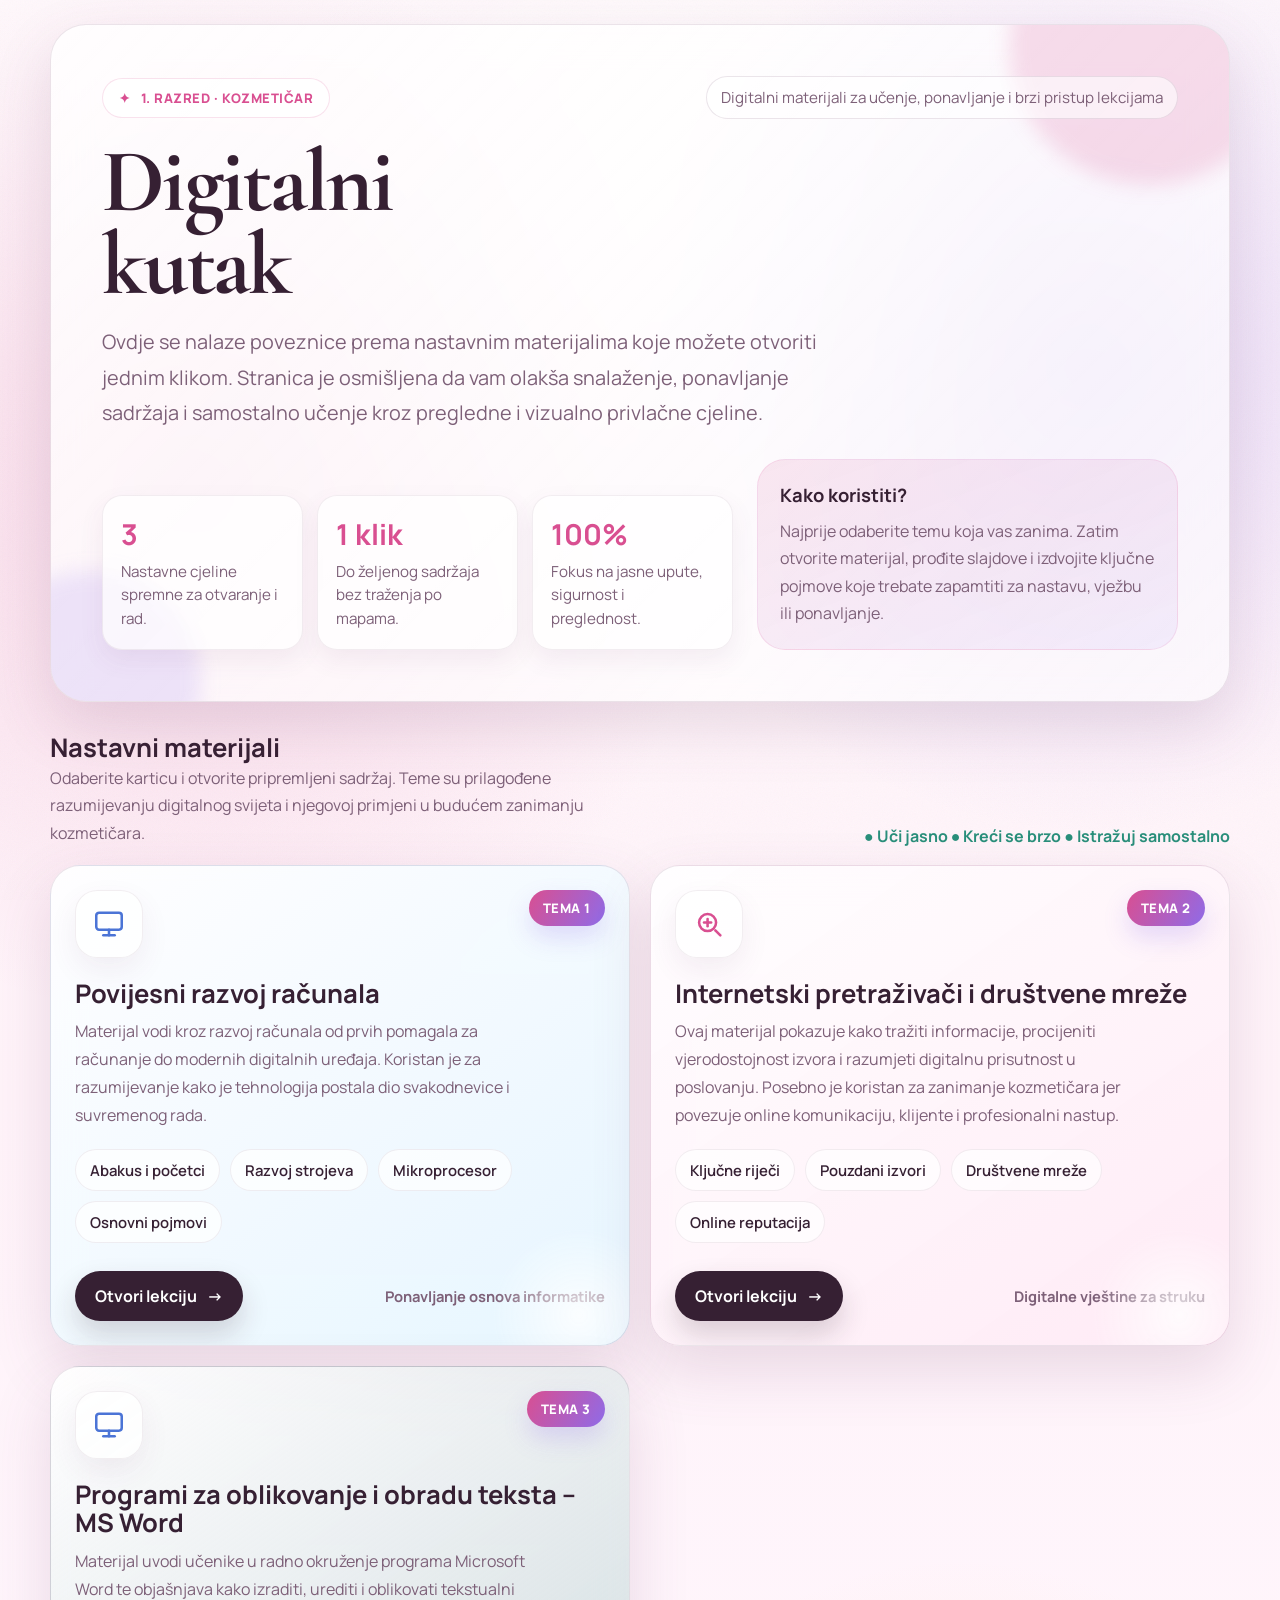
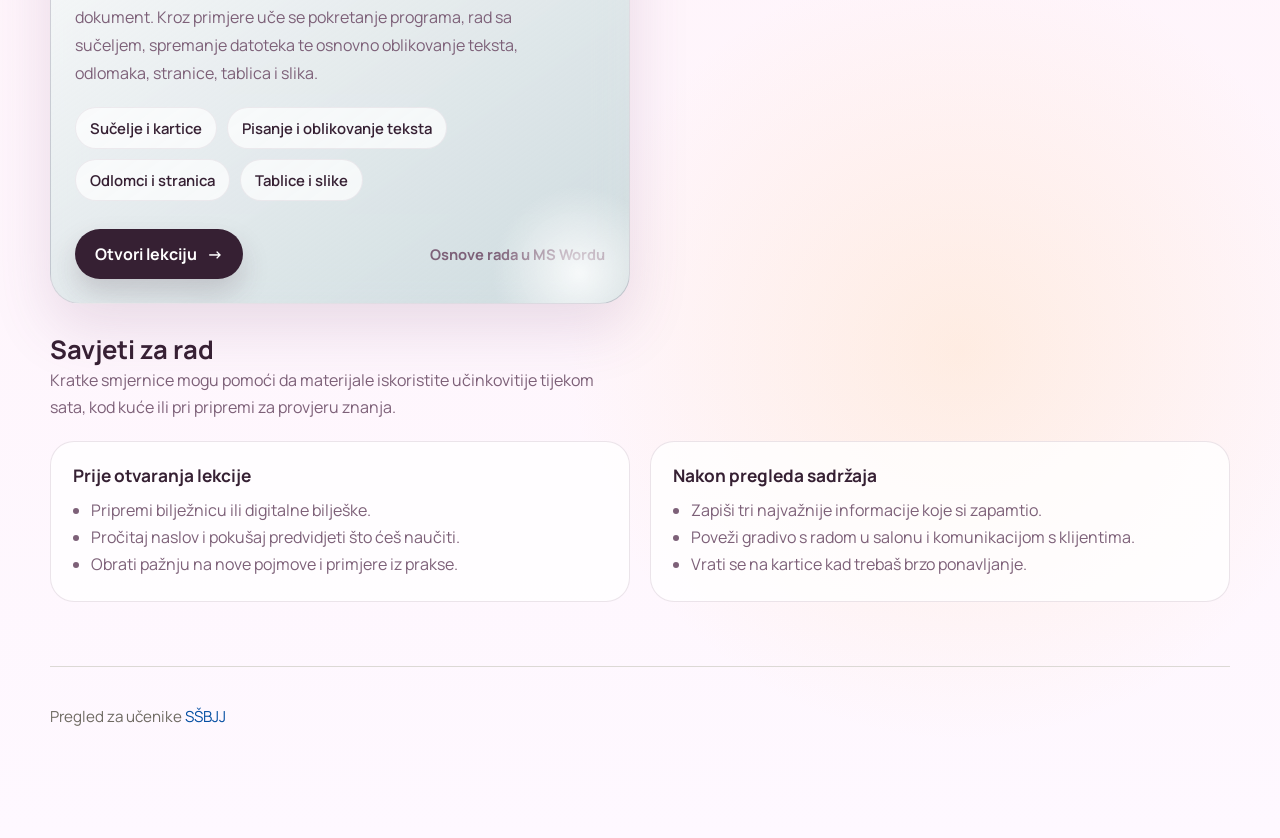
<file: index.html>
<!DOCTYPE html>
<html lang="hr">

<head>
  <meta charset="UTF-8" />
  <meta name="viewport" content="width=device-width, initial-scale=1.0" />
  <title>Digitalni kutak - Kozmetičar</title>
  <link rel="preconnect" href="https://fonts.googleapis.com">
  <link rel="preconnect" href="https://fonts.gstatic.com" crossorigin>
  <link
    href="https://fonts.googleapis.com/css2?family=Cormorant+Garamond:wght@500;600;700&family=Manrope:wght@400;500;600;700;800&display=swap"
    rel="stylesheet">

  <link rel="stylesheet" href="extra.css">
  <style>
    :root {
      --bg: #fff8fb;
      --surface: rgba(255, 255, 255, 0.72);
      --surface-strong: rgba(255, 255, 255, 0.9);
      --text: #362033;
      --muted: #7d6078;
      --line: rgba(89, 43, 82, 0.12);
      --primary: #d94f91;
      --primary-2: #8f6be8;
      --accent: #ffbf69;
      --success: #2a8f7b;
      --shadow: 0 24px 60px rgba(117, 66, 113, 0.16);
      --radius-xl: 30px;
      --radius-lg: 22px;
      --radius-md: 16px;
      --space: clamp(16px, 2vw, 24px);
    }

    * {
      box-sizing: border-box;
    }

    html {
      scroll-behavior: smooth;
    }

    body {
      margin: 0;
      min-height: 100vh;
      font-family: 'Manrope', sans-serif;
      color: var(--text);
      background:
        radial-gradient(circle at 15% 20%, rgba(217, 79, 145, 0.18), transparent 24%),
        radial-gradient(circle at 85% 15%, rgba(143, 107, 232, 0.20), transparent 20%),
        radial-gradient(circle at 75% 80%, rgba(255, 191, 105, 0.18), transparent 18%),
        linear-gradient(180deg, #fff9fc 0%, #fff3f9 45%, #fef8ff 100%);
      overflow-x: hidden;
    }

    .grain,
    .glow {
      position: fixed;
      inset: 0;
      pointer-events: none;
      z-index: 0;
    }

    .grain {
      opacity: 0.08;
      background-image: url("data:image/svg+xml,%3Csvg xmlns='http://www.w3.org/2000/svg' width='180' height='180' viewBox='0 0 180 180'%3E%3Cfilter id='n'%3E%3CfeTurbulence type='fractalNoise' baseFrequency='0.8' numOctaves='2' stitchTiles='stitch'/%3E%3C/filter%3E%3Crect width='180' height='180' filter='url(%23n)' opacity='0.45'/%3E%3C/svg%3E");
    }

    .glow {
      background: radial-gradient(circle at 50% 30%, rgba(255, 255, 255, 0.45), transparent 45%);
    }

    .page {
      position: relative;
      z-index: 1;
      width: min(1180px, calc(100% - 32px));
      margin: 0 auto;
      padding: 24px 0 48px;
    }

    .hero {
      position: relative;
      overflow: hidden;
      padding: clamp(28px, 4vw, 52px);
      border: 1px solid var(--line);
      border-radius: 36px;
      background: linear-gradient(135deg, rgba(255, 255, 255, 0.82), rgba(255, 255, 255, 0.58));
      backdrop-filter: blur(18px);
      box-shadow: var(--shadow);
      isolation: isolate;
    }

    .hero::before,
    .hero::after {
      content: "";
      position: absolute;
      border-radius: 50%;
      filter: blur(10px);
      z-index: -1;
    }

    .hero::before {
      width: 280px;
      height: 280px;
      top: -120px;
      right: -60px;
      background: rgba(217, 79, 145, 0.18);
    }

    .hero::after {
      width: 220px;
      height: 220px;
      left: -70px;
      bottom: -90px;
      background: rgba(143, 107, 232, 0.15);
    }

    .hero-top {
      display: flex;
      justify-content: space-between;
      gap: 16px;
      align-items: center;
      flex-wrap: wrap;
      margin-bottom: 22px;
    }

    .badge {
      display: inline-flex;
      align-items: center;
      gap: 10px;
      padding: 10px 16px;
      border-radius: 999px;
      background: rgba(255, 255, 255, 0.84);
      border: 1px solid rgba(217, 79, 145, 0.16);
      color: var(--primary);
      font-weight: 800;
      letter-spacing: 0.04em;
      text-transform: uppercase;
      font-size: 0.82rem;
    }

    .theme-note {
      display: inline-flex;
      align-items: center;
      gap: 10px;
      color: var(--muted);
      font-size: 0.95rem;
      padding: 10px 14px;
      border-radius: 999px;
      background: rgba(255, 255, 255, 0.6);
      border: 1px solid var(--line);
    }

    h1 {
      margin: 0;
      max-width: 11ch;
      font-family: 'Cormorant Garamond', serif;
      font-size: clamp(3rem, 7vw, 5.8rem);
      line-height: 0.92;
      letter-spacing: -0.03em;
    }

    .lead {
      margin: 18px 0 0;
      max-width: 62ch;
      color: var(--muted);
      font-size: clamp(1.05rem, 1.8vw, 1.24rem);
      line-height: 1.8;
    }

    .hero-grid {
      display: grid;
      grid-template-columns: 1.2fr 0.8fr;
      gap: 24px;
      align-items: end;
      margin-top: 28px;
    }

    .stats {
      display: grid;
      grid-template-columns: repeat(3, minmax(0, 1fr));
      gap: 14px;
    }

    .stat {
      padding: 18px;
      border-radius: 20px;
      background: rgba(255, 255, 255, 0.72);
      border: 1px solid rgba(89, 43, 82, 0.08);
      box-shadow: 0 10px 24px rgba(117, 66, 113, 0.08);
    }

    .stat strong {
      display: block;
      font-size: 1.8rem;
      margin-bottom: 6px;
      color: var(--primary);
    }

    .stat span {
      color: var(--muted);
      font-size: 0.95rem;
      line-height: 1.5;
    }

    .mini-card {
      align-self: stretch;
      padding: 22px;
      border-radius: 28px;
      background: linear-gradient(160deg, rgba(217, 79, 145, 0.12), rgba(143, 107, 232, 0.08));
      border: 1px solid rgba(217, 79, 145, 0.12);
    }

    .mini-card h2 {
      margin: 0 0 10px;
      font-size: 1.15rem;
    }

    .mini-card p {
      margin: 0;
      color: var(--muted);
      line-height: 1.7;
    }

    .section {
      margin-top: 28px;
    }

    .section-head {
      display: flex;
      align-items: end;
      justify-content: space-between;
      gap: 16px;
      margin-bottom: 18px;
      flex-wrap: wrap;
    }

    .section-head h2 {
      margin: 0;
      font-size: clamp(1.5rem, 2vw, 2rem);
    }

    .section-head p {
      margin: 0;
      color: var(--muted);
      max-width: 58ch;
      line-height: 1.7;
    }

    .cards {
      display: grid;
      grid-template-columns: repeat(2, minmax(0, 1fr));
      gap: 20px;
    }

    .card {
      position: relative;
      overflow: hidden;
      display: flex;
      flex-direction: column;
      min-height: 320px;
      padding: 24px;
      border-radius: var(--radius-xl);
      border: 1px solid var(--line);
      background: var(--surface-strong);
      backdrop-filter: blur(16px);
      box-shadow: var(--shadow);
      text-decoration: none;
      color: inherit;
      transition: transform 180ms ease, box-shadow 180ms ease, border-color 180ms ease;
    }

    .card:hover,
    .card:focus-visible {
      transform: translateY(-5px);
      box-shadow: 0 28px 60px rgba(117, 66, 113, 0.2);
      border-color: rgba(217, 79, 145, 0.28);
    }

    .card::before {
      content: "";
      position: absolute;
      inset: auto -40px -60px auto;
      width: 180px;
      height: 180px;
      border-radius: 50%;
      background: radial-gradient(circle, rgba(255, 255, 255, 0.9), transparent 68%);
      opacity: 0.9;
    }

    .card--blue {
      background: linear-gradient(145deg, rgba(255, 255, 255, 0.92), rgba(228, 245, 255, 0.92));
    }

    .card--pink {
      background: linear-gradient(145deg, rgba(255, 255, 255, 0.92), rgba(255, 233, 245, 0.95));
    }

    .card--green {
      background: linear-gradient(145deg, rgba(255, 255, 255, 0.92), rgba(62, 139, 135, 0.25));
    }

    .card-top {
      display: flex;
      justify-content: space-between;
      align-items: flex-start;
      gap: 16px;
    }

    .icon-wrap {
      width: 68px;
      height: 68px;
      border-radius: 22px;
      display: grid;
      place-items: center;
      background: rgba(255, 255, 255, 0.78);
      border: 1px solid rgba(89, 43, 82, 0.08);
      box-shadow: 0 12px 28px rgba(117, 66, 113, 0.08);
      flex-shrink: 0;
    }

    .tag {
      padding: 9px 14px;
      border-radius: 999px;
      font-size: 0.82rem;
      font-weight: 800;
      letter-spacing: 0.04em;
      text-transform: uppercase;
      color: white;
      background: linear-gradient(120deg, var(--primary), var(--primary-2));
      box-shadow: 0 12px 24px rgba(143, 107, 232, 0.22);
    }

    .card h3 {
      margin: 22px 0 10px;
      font-size: clamp(1.55rem, 2vw, 2rem);
      line-height: 1.08;
    }

    .card p {
      margin: 0;
      color: var(--muted);
      line-height: 1.75;
      max-width: 46ch;
    }

    .highlights {
      display: flex;
      flex-wrap: wrap;
      gap: 10px;
      margin-top: 20px;
    }

    .chip {
      padding: 10px 14px;
      border-radius: 999px;
      background: rgba(255, 255, 255, 0.7);
      border: 1px solid rgba(89, 43, 82, 0.08);
      color: var(--text);
      font-weight: 600;
      font-size: 0.93rem;
    }

    .cta-row {
      display: flex;
      align-items: center;
      justify-content: space-between;
      gap: 16px;
      margin-top: auto;
      padding-top: 28px;
    }

    .cta {
      display: inline-flex;
      align-items: center;
      gap: 10px;
      padding: 14px 20px;
      border-radius: 999px;
      background: var(--text);
      color: #fff;
      font-weight: 700;
      text-decoration: none;
      box-shadow: 0 14px 28px rgba(54, 32, 51, 0.18);
    }

    .meta {
      color: var(--muted);
      font-size: 0.92rem;
      font-weight: 700;
    }

    .notes {
      display: grid;
      grid-template-columns: 1fr 1fr;
      gap: 20px;
      margin-top: 20px;
    }

    .note {
      padding: 22px;
      border-radius: 24px;
      background: rgba(255, 255, 255, 0.76);
      border: 1px solid var(--line);
    }

    .note h3 {
      margin: 0 0 10px;
      font-size: 1.08rem;
    }

    .note p,
    .note li {
      color: var(--muted);
      line-height: 1.7;
    }

    .note ul {
      margin: 0;
      padding-left: 18px;
    }

    footer {
      margin-top: 24px;
      padding: 18px 4px 4px;
      color: var(--muted);
      text-align: center;
      font-size: 0.95rem;
    }

    .sparkles {
      display: inline-flex;
      align-items: center;
      gap: 8px;
      font-weight: 700;
      color: var(--success);
    }

    .skip-link {
      position: absolute;
      left: 12px;
      top: -48px;
      background: #fff;
      color: var(--text);
      padding: 10px 14px;
      border-radius: 12px;
      z-index: 10;
    }

    .skip-link:focus {
      top: 12px;
    }

    @media (max-width: 900px) {

      .hero-grid,
      .cards,
      .notes {
        grid-template-columns: 1fr;
      }

      .stats {
        grid-template-columns: 1fr;
      }

      h1 {
        max-width: 100%;
      }
    }

    @media (max-width: 640px) {
      .page {
        width: min(100% - 18px, 1180px);
        padding-top: 12px;
      }

      .hero,
      .card,
      .note {
        border-radius: 24px;
      }

      .hero-top,
      .section-head,
      .cta-row,
      .card-top {
        align-items: flex-start;
      }

      .cta-row {
        flex-direction: column;
        align-items: stretch;
      }

      .cta {
        justify-content: center;
      }
    }

    @media (prefers-reduced-motion: reduce) {
      html {
        scroll-behavior: auto;
      }

      *,
      *::before,
      *::after {
        animation: none !important;
        transition: none !important;
      }
    }
  </style>
</head>

<body>
  <a class="skip-link" href="#sadrzaj">Preskoči na sadržaj</a>
  <div class="grain"></div>
  <div class="glow"></div>

  <main class="page" id="sadrzaj">
    <section class="hero" aria-labelledby="naslov-stranice">
      <div class="hero-top">
        <div class="badge">
          <span>✦</span>
          <span>1. razred · Kozmetičar</span>
        </div>
        <div class="theme-note">Digitalni materijali za učenje, ponavljanje i brzi pristup lekcijama</div>
      </div>

      <h1 id="naslov-stranice">Digitalni kutak</h1>
      <p class="lead">
        Ovdje se nalaze poveznice prema nastavnim materijalima koje možete otvoriti jednim klikom.
        Stranica je osmišljena da vam olakša snalaženje, ponavljanje sadržaja i samostalno učenje kroz pregledne i
        vizualno privlačne cjeline.
      </p>

      <div class="hero-grid">
        <div class="stats" aria-label="Brzi pregled materijala">
          <div class="stat">
            <strong>3</strong>
            <span>Nastavne cjeline spremne za otvaranje i rad.</span>
          </div>
          <div class="stat">
            <strong>1 klik</strong>
            <span>Do željenog sadržaja bez traženja po mapama.</span>
          </div>
          <div class="stat">
            <strong>100%</strong>
            <span>Fokus na jasne upute, sigurnost i preglednost.</span>
          </div>
        </div>

        <aside class="mini-card" aria-label="Napomena za učenike">
          <h2>Kako koristiti?</h2>
          <p>
            Najprije odaberite temu koja vas zanima. Zatim otvorite materijal, prođite slajdove i izdvojite ključne
            pojmove koje trebate zapamtiti za nastavu, vježbu ili ponavljanje.
          </p>
        </aside>
      </div>
    </section>

    <section class="section" aria-labelledby="materijali">
      <div class="section-head">
        <div>
          <h2 id="materijali">Nastavni materijali</h2>
          <p>Odaberite karticu i otvorite pripremljeni sadržaj. Teme su prilagođene razumijevanju digitalnog svijeta i
            njegovoj primjeni u budućem zanimanju kozmetičara.</p>
        </div>
        <div class="sparkles">● Uči jasno ● Kreći se brzo ● Istražuj samostalno</div>
      </div>

      <div class="cards">
        <a class="card card--blue" href="./osnove.html" target="_blank" rel="noopener noreferrer"
          aria-label="Otvori materijal Povijesni razvoj računala">
          <div class="card-top">
            <div class="icon-wrap" aria-hidden="true">
              <svg width="34" height="34" viewBox="0 0 24 24" fill="none" stroke="#4b74d6" stroke-width="1.8"
                stroke-linecap="round" stroke-linejoin="round">
                <rect x="3" y="4" width="18" height="12" rx="2"></rect>
                <path d="M8 20h8"></path>
                <path d="M12 16v4"></path>
              </svg>
            </div>
            <span class="tag">Tema 1</span>
          </div>

          <h3>Povijesni razvoj računala</h3>
          <p>
            Materijal vodi kroz razvoj računala od prvih pomagala za računanje do modernih digitalnih uređaja.
            Koristan je za razumijevanje kako je tehnologija postala dio svakodnevice i suvremenog rada.
          </p>

          <div class="highlights" aria-label="Ključne teme">
            <span class="chip">Abakus i početci</span>
            <span class="chip">Razvoj strojeva</span>
            <span class="chip">Mikroprocesor</span>
            <span class="chip">Osnovni pojmovi</span>
          </div>

          <div class="cta-row">
            <span class="cta">Otvori lekciju <span aria-hidden="true">→</span></span>
            <span class="meta">Ponavljanje osnova informatike</span>
          </div>
        </a>

        <a class="card card--pink" href="./pretrazivaci.html" target="_blank" rel="noopener noreferrer"
          aria-label="Otvori materijal Internetski pretraživači i društvene mreže u poslovanju">
          <div class="card-top">
            <div class="icon-wrap" aria-hidden="true">
              <svg width="34" height="34" viewBox="0 0 24 24" fill="none" stroke="#d94f91" stroke-width="1.8"
                stroke-linecap="round" stroke-linejoin="round">
                <circle cx="11" cy="11" r="6"></circle>
                <path d="m20 20-3.5-3.5"></path>
                <path d="M8.5 11h5"></path>
                <path d="M11 8.5v5"></path>
              </svg>
            </div>
            <span class="tag">Tema 2</span>
          </div>

          <h3>Internetski pretraživači i društvene mreže</h3>
          <p>
            Ovaj materijal pokazuje kako tražiti informacije, procijeniti vjerodostojnost izvora i razumjeti digitalnu
            prisutnost u poslovanju.
            Posebno je koristan za zanimanje kozmetičara jer povezuje online komunikaciju, klijente i profesionalni
            nastup.
          </p>

          <div class="highlights" aria-label="Ključne teme">
            <span class="chip">Ključne riječi</span>
            <span class="chip">Pouzdani izvori</span>
            <span class="chip">Društvene mreže</span>
            <span class="chip">Online reputacija</span>
          </div>

          <div class="cta-row">
            <span class="cta">Otvori lekciju <span aria-hidden="true">→</span></span>
            <span class="meta">Digitalne vještine za struku</span>
          </div>
        </a>

        <a class="card card--green" href="./word.html" target="_blank" rel="noopener noreferrer"
          aria-label="Otvori materijal Programi za oblikovanje i obradu teksta – MS Word">
          <div class="card-top">
            <div class="icon-wrap" aria-hidden="true">
              <svg width="34" height="34" viewBox="0 0 24 24" fill="none" stroke="#4b74d6" stroke-width="1.8"
                stroke-linecap="round" stroke-linejoin="round">
                <rect x="3" y="4" width="18" height="12" rx="2"></rect>
                <path d="M8 20h8"></path>
                <path d="M12 16v4"></path>
              </svg>
            </div>
            <span class="tag">Tema 3</span>
          </div>

          <h3>Programi za oblikovanje i obradu teksta – MS Word</h3>
          <p>
            Materijal uvodi učenike u radno okruženje programa Microsoft Word te objašnjava kako izraditi,
            urediti i oblikovati tekstualni dokument. Kroz primjere uče se pokretanje programa, rad sa
            sučeljem, spremanje datoteka te osnovno oblikovanje teksta, odlomaka, stranice, tablica i slika.
          </p>

          <div class="highlights" aria-label="Ključne teme">
            <span class="chip">Sučelje i kartice</span>
            <span class="chip">Pisanje i oblikovanje teksta</span>
            <span class="chip">Odlomci i stranica</span>
            <span class="chip">Tablice i slike</span>
          </div>

          <div class="cta-row">
            <span class="cta">Otvori lekciju <span aria-hidden="true">→</span></span>
            <span class="meta">Osnove rada u MS Wordu</span>
          </div>
        </a>

      </div>
    </section>

    <section class="section" aria-labelledby="savjeti">
      <div class="section-head">
        <div>
          <h2 id="savjeti">Savjeti za rad</h2>
          <p>Kratke smjernice mogu pomoći da materijale iskoristite učinkovitije tijekom sata, kod kuće ili pri pripremi
            za provjeru znanja.</p>
        </div>
      </div>

      <div class="notes">
        <article class="note">
          <h3>Prije otvaranja lekcije</h3>
          <ul>
            <li>Pripremi bilježnicu ili digitalne bilješke.</li>
            <li>Pročitaj naslov i pokušaj predvidjeti što ćeš naučiti.</li>
            <li>Obrati pažnju na nove pojmove i primjere iz prakse.</li>
          </ul>
        </article>

        <article class="note">
          <h3>Nakon pregleda sadržaja</h3>
          <ul>
            <li>Zapiši tri najvažnije informacije koje si zapamtio.</li>
            <li>Poveži gradivo s radom u salonu i komunikacijom s klijentima.</li>
            <li>Vrati se na kartice kad trebaš brzo ponavljanje.</li>
          </ul>
        </article>
      </div>
    </section>

    <footer class="footer">
      <div class="container footer-box">
        <p>Pregled za učenike <a href="https://ss-ban-jjelacic-zapresic.skole.hr/" target="_blank"
            class="ssbjj">SŠBJJ</a>
        </p>
        <script type="text/javascript" src="https://cdnjs.buymeacoffee.com/1.0.0/button.prod.min.js"
          data-name="bmc-button" data-slug="clockworks" data-color="#FFDD00" data-emoji="☕" data-font="Poppins"
          data-text="Buy me coffee" data-outline-color="#000000" data-font-color="#000000"
          data-coffee-color="#ffffff"></script>
      </div>
    </footer>
  </main>
</body>

</html>
</file>
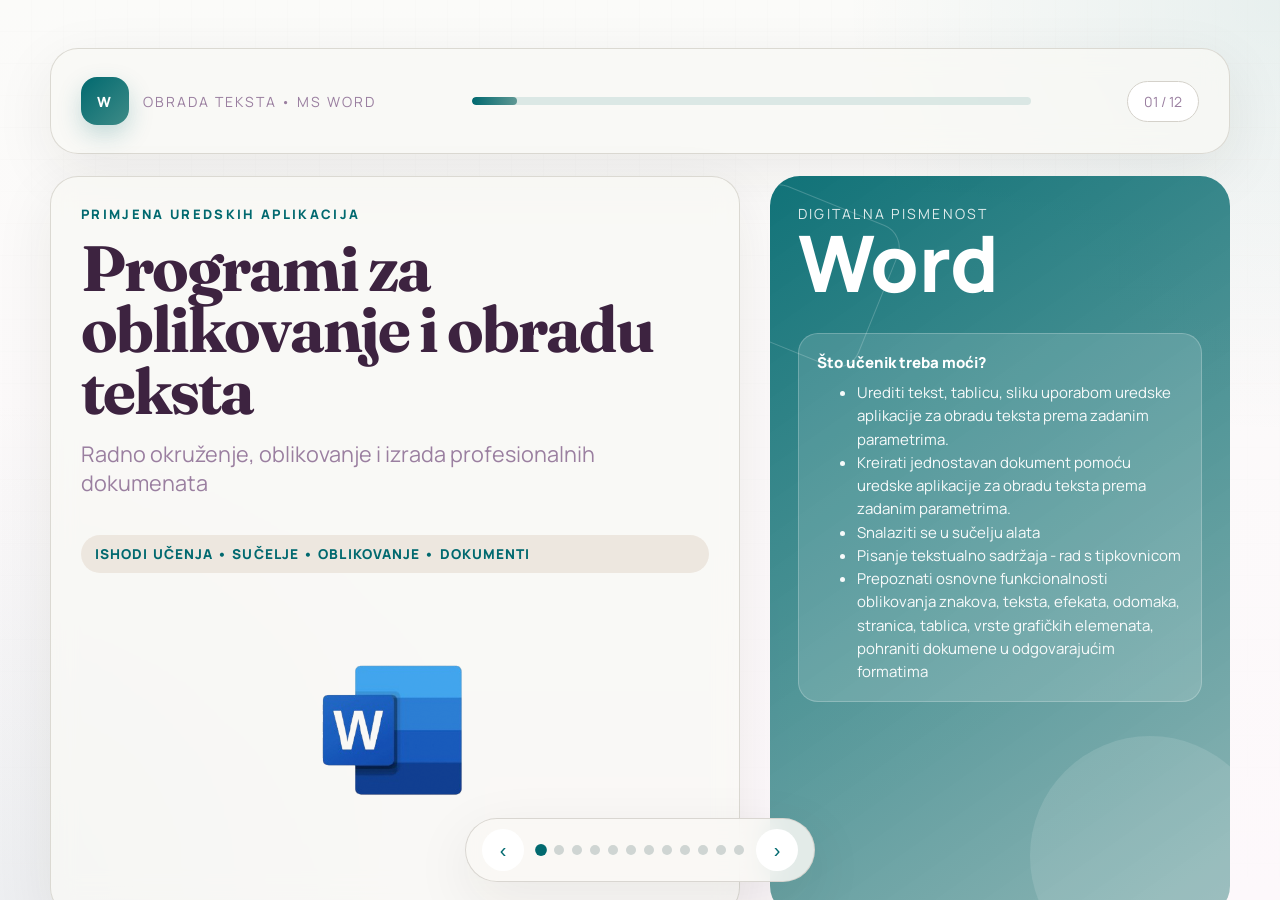
<file: word.html>
<!DOCTYPE html>
<html lang="hr">

<head>
  <meta charset="UTF-8" />
  <meta name="viewport" content="width=device-width, initial-scale=1.0" />
  <meta name="slides-format" content="viewport" />
  <title>MS Word - Kozmetičari</title>
  <link rel="preconnect" href="https://fonts.googleapis.com">
  <link rel="preconnect" href="https://fonts.gstatic.com" crossorigin>
  <link
    href="https://fonts.googleapis.com/css2?family=Manrope:wght@400;500;700;800&family=Fraunces:opsz,wght@9..144,600;9..144,700&display=swap"
    rel="stylesheet">

  <link rel="stylesheet" href="extra.css">
  <style>
    :root {
      --bg: #fdf8fb;
      --surface: #f9f8f5;
      --surface-2: #ffffff;
      --text: #3d2340;
      --muted: #9a7fa0;
      --primary: #01696f;
      --primary-2: #79a9a7;
      --line: #d4d1ca;
      --warm: #ede7df;
      --shadow: 0 18px 60px rgba(40, 37, 29, 0.08);
    }

    * {
      box-sizing: border-box;
    }

    body {
      margin: 0;
      font-family: 'Manrope', sans-serif;
      background: var(--bg);
      color: var(--text);
      overflow: hidden;
    }

    a {
      color: var(--primary);
      transition: all 200ms ease-in-out;

      &:hover {
        color: var(--primary-2);
      }
    }

    p {
      margin-bottom: 10px !important;
    }

    .deck {
      position: relative;
      width: 100vw;
      height: 100vh;
    }

    .slide {
      position: absolute;
      inset: 0;
      opacity: 0;
      transform: scale(.985);
      pointer-events: none;
      transition: opacity .55s ease, transform .55s ease;
      background:
        radial-gradient(circle at top right, rgba(1, 105, 111, .08), transparent 28%),
        radial-gradient(circle at bottom left, rgba(121, 169, 167, .12), transparent 32%),
        linear-gradient(180deg, #fbfbf9 0%, #fdf8fb 100%);
      /* overflow: hidden; */

      overflow-y: scroll;
    }

    .slide.active {
      opacity: 1;
      transform: scale(1);
      pointer-events: auto;
    }

    .pattern {
      position: absolute;
      inset: 0;
      opacity: .32;
      background-image:
        linear-gradient(to right, transparent 0 31px, rgba(212, 209, 202, .3) 32px),
        linear-gradient(to bottom, transparent 0 31px, rgba(212, 209, 202, .3) 32px);
      background-size: 32px 32px;
      mask-image: linear-gradient(180deg, rgba(0, 0, 0, .85), rgba(0, 0, 0, .15));
    }

    .content {
      position: relative;
      z-index: 2;
      width: min(1180px, calc(100vw - 72px));
      min-height: calc(100vh - 142px);
      margin: 3rem auto 5.5rem auto;
      display: grid;
      grid-template-rows: auto 1fr auto;
      gap: 22px;
    }

    .frame {
      background: rgba(249, 248, 245, .74);
      border: 1px solid rgba(212, 209, 202, .8);
      border-radius: 28px;
      box-shadow: var(--shadow);
      backdrop-filter: blur(12px);
      padding: 28px 30px;
      min-height: 0;
      height: 100%;
    }

    .topbar {
      display: flex;
      justify-content: space-between;
      align-items: center;
      gap: 20px;
    }

    .brand {
      display: flex;
      align-items: center;
      gap: 14px;
      font-size: 14px;
      color: var(--muted);
      text-transform: uppercase;
      letter-spacing: .14em;
    }

    .logo {
      width: 48px;
      height: 48px;
      border-radius: 16px;
      display: grid;
      place-items: center;
      background: linear-gradient(135deg, var(--primary), #3e8b87);
      color: white;
      font-weight: 800;
      box-shadow: 0 10px 24px rgba(1, 105, 111, .22);
    }

    .index {
      font-size: 14px;
      color: var(--muted);
      background: var(--surface-2);
      border: 1px solid var(--line);
      border-radius: 999px;
      padding: 10px 16px;
    }

    h1,
    h2,
    h3,
    p,
    ul {
      margin: 0;
    }

    .hero {
      display: grid;
      grid-template-columns: 1.2fr .8fr;
      gap: 30px;
      align-items: center;
      min-height: 0;
    }

    .eyebrow {
      color: var(--primary);
      text-transform: uppercase;
      letter-spacing: .18em;
      font-size: 13px;
      font-weight: 800;
    }

    .title {
      font-family: 'Fraunces', serif;
      font-size: clamp(2.6rem, 5vw, 5rem);
      line-height: .96;
      letter-spacing: -.03em;
      margin-top: 14px;
    }

    .subtitle {
      margin-top: 18px;
      font-size: clamp(1rem, 1.8vw, 1.35rem);
      color: var(--muted);
      max-width: 54ch;
    }

    .hero-panel {
      height: 100%;
      min-height: 320px;
      border-radius: 30px;
      background: linear-gradient(145deg, rgba(1, 105, 111, .94), rgba(121, 169, 167, .82));
      padding: 28px;
      color: white;
      position: relative;
      overflow: hidden;
      display: flex;
      flex-direction: column;
    }

    .hero-panel::before {
      content: '';
      position: absolute;
      inset: auto -40px -60px auto;
      width: 240px;
      height: 240px;
      border-radius: 50%;
      background: rgba(255, 255, 255, .12);
    }

    .hero-panel::after {
      content: '';
      position: absolute;
      inset: 24px auto auto -38px;
      width: 150px;
      height: 150px;
      border-radius: 24px;
      border: 1px solid rgba(255, 255, 255, .2);
      transform: rotate(22deg);
    }

    .word-mark,
    .word-mark-mini {
      font-size: 78px;
      font-weight: 800;
      line-height: 1;
    }

    .word-mark-mini {
      font-size: 2.25rem;
    }

    .mini-card {
      background: rgba(255, 255, 255, .14);
      border: 1px solid rgba(255, 255, 255, .22);
      border-radius: 20px;
      padding: 18px;
    }

    .main {
      display: grid;
      grid-template-columns: 1.05fr .95fr;
      gap: 24px;
      min-height: 0;
    }

    .main.single {
      grid-template-columns: 1fr;
    }

    .card-grid {
      display: grid;
      grid-template-columns: repeat(1, 1fr);
      gap: 16px;
    }

    .card {
      background: var(--surface-2);
      border: 1px solid var(--line);
      border-radius: 22px;
      padding: 18px;
      min-height: 0;
    }

    .card h3 {
      font-size: 1rem;
      margin-bottom: 10px;
    }

    .card p,
    .card li {
      color: var(--muted);
      font-size: .96rem;
      line-height: 1.5;
    }

    .section-title {
      font-family: 'Fraunces', serif;
      font-size: clamp(1.8rem, 3vw, 3rem);
      line-height: 1.05;
      margin-bottom: 10px;
    }

    .lead {
      color: var(--muted);
      font-size: 1rem;
      line-height: 1.6;
      margin-bottom: 18px;
      max-width: 60ch;
    }

    ul.points {
      padding-left: 1.2rem;
      display: grid;
      gap: 12px;
    }

    ul.points li {
      color: var(--text);
      line-height: 1.5;
      font-size: 1rem;
    }

    ul.points li::marker {
      color: var(--primary);
    }

    .ribbon {
      display: inline-flex;
      align-items: center;
      gap: 10px;
      padding: 10px 14px;
      border-radius: 999px;
      background: var(--warm);
      color: var(--primary);
      font-size: .85rem;
      font-weight: 800;
      letter-spacing: .08em;
      text-transform: uppercase;
    }

    .footer {
      display: flex;
      justify-content: space-between;
      align-items: center;
      gap: 18px;
      color: var(--muted);
      font-size: .92rem;
    }

    .progress {
      height: 8px;
      border-radius: 999px;
      background: rgba(1, 105, 111, .12);
      width: 50%;
      overflow: hidden;
    }

    .progress>span {
      display: block;
      height: 100%;
      background: linear-gradient(90deg, var(--primary), #5f9894);
      border-radius: 999px;
    }

    .nav {
      position: fixed;
      left: 50%;
      bottom: 18px;
      transform: translateX(-50%);
      z-index: 20;
      display: flex;
      align-items: center;
      gap: 12px;
      background: rgba(249, 248, 245, .85);
      border: 1px solid rgba(212, 209, 202, .85);
      padding: 10px 16px;
      border-radius: 999px;
      box-shadow: var(--shadow);
      backdrop-filter: blur(14px);
    }

    .nav button {
      width: 42px;
      height: 42px;
      border: none;
      border-radius: 50%;
      background: var(--surface-2);
      color: var(--primary);
      font-size: 20px;
      cursor: pointer;
    }

    .dots {
      display: flex;
      gap: 8px;
    }

    .dot {
      width: 10px;
      height: 10px;
      border-radius: 50%;
      background: #cfd5d3;
      cursor: pointer;
    }

    .dot.active {
      background: var(--primary);
      transform: scale(1.18);
    }

    .reveal {
      opacity: 0;
      transform: translateY(16px);
    }

    .two-col-list {
      display: grid;
      grid-template-columns: repeat(2, 1fr);
      gap: 16px;
    }

    .check {
      display: flex;
      gap: 12px;
      align-items: flex-start;
      padding: 14px 0;
      border-bottom: 1px solid rgba(212, 209, 202, .7);
    }

    .check:last-child {
      border-bottom: none;
    }

    .check b {
      display: block;
      margin-bottom: 4px;
    }

    .bubble {
      width: 34px;
      height: 34px;
      border-radius: 12px;
      background: rgba(1, 105, 111, .12);
      color: var(--primary);
      display: grid;
      place-items: center;
      font-weight: 800;
      flex: 0 0 auto;
    }

    @media (max-width: 900px) {
      .content {
        width: min(100vw - 28px, 100%);
        margin: 14px auto 74px;
        height: calc(100vh - 96px);
        gap: 14px;
      }

      .frame {
        padding: 18px;
        border-radius: 22px;
      }

      .hero,
      .main,
      .two-col-list,
      .card-grid {
        grid-template-columns: 1fr;
      }

      .title {
        max-width: none;
      }

      .hero-panel {
        min-height: 240px;
      }

      .footer {
        flex-direction: column;
        align-items: flex-start;
      }
    }
  </style>
</head>

<body>
  <div class="deck">

    <div class="slide slide-1 active" data-slide="1">
      <div class="pattern"></div>
      <div class="content">
        <div class="frame topbar reveal">
          <div class="brand">
            <div class="logo">W</div><span>Obrada teksta • MS Word</span>
          </div>

          <div class="progress"><span style="width:8%"></span></div>

          <div class="index">01 / 12</div>
        </div>
        <div class="hero">
          <div class="frame reveal flex flex-column">
            <div class="eyebrow">Primjena uredskih aplikacija</div>
            <h1 class="title">Programi za oblikovanje i obradu teksta</h1>
            <p class="subtitle">Radno okruženje, oblikovanje i izrada profesionalnih dokumenata</p>
            <div style="margin-top:28px" class="ribbon">Ishodi učenja • sučelje • oblikovanje • dokumenti</div>
            <img class="mx-auto w-50 modalImage" src="./media/word/word-icon.png" alt="Ikona Word tekst editora">
          </div>
          <div class="hero-panel reveal">
            <div>
              <div style="font-size:14px;letter-spacing:.16em;text-transform:uppercase;opacity:.85;">Digitalna pismenost
              </div>
              <div class="word-mark">Word</div>
            </div>
            <div class="mini-card mt-space-8">
              <div style="font-size:15px;font-weight:800;margin-bottom:8px;">Što učenik treba moći?</div>

              <ul style="font-size:15px;line-height:1.55;opacity:.95;">
                <li>Urediti tekst, tablicu, sliku uporabom uredske aplikacije za obradu teksta prema zadanim
                  parametrima.
                </li>
                <li>
                  Kreirati jednostavan dokument pomoću uredske aplikacije za obradu teksta prema
                  zadanim parametrima.
                </li>
                <li>
                  Snalaziti se u sučelju alata
                </li>
                <li>
                  Pisanje tekstualno sadržaja - rad s tipkovnicom
                </li>
                <li>
                  Prepoznati osnovne funkcionalnosti oblikovanja znakova, teksta, efekata, odomaka, stranica, tablica,
                  vrste grafičkih elemenata, pohraniti dokumene u odgovarajućim formatima
                </li>
              </ul>
            </div>
          </div>
        </div>

      </div>
    </div>

    <div class="slide slide-2" data-slide="2">
      <div class="pattern"></div>
      <div class="content">
        <div class="frame topbar reveal">
          <div class="brand">
            <div class="logo">W</div><span>Obrada teksta • MS Word</span>
          </div>

          <div class="progress"><span style="width:16%"></span></div>

          <div class="index">02 / 12</div>
        </div>
        <div class="frame main">
          <div class="reveal flex flex-column">

            <h2 class="section-title" style="margin-top:14px;">Što je MS Word?</h2>
            <p class="lead">Omogućuje izradu, uređivanje i oblikovanje dokumenata.</p>
            <ul class="points">
              <li>Microsoft Word je jedna od najčešće korištenih aplikacija za izradu i oblikovanje tekstualnih
                dokumenata te je dio Office paketa.</li>
              <li>Dostupan je u web i desktop inačici pa se može koristiti na različitim uređajima.</li>
              <li>Koristi se za pisanje, uređivanje, spremanje, ispis i izvoz dokumenata poput dopisa, životopisa i
                obrazaca.</li>
              <li>Učenici imaju pravo uporabe programskog paketa <a href="https://office365.skole.hr/"
                  target="_blank">Microsoft 365</a>
                (bivši Office 365), a
                jedini je uvjet da imaju važeće korisničko ime s domene @skole.hr</li>
            </ul>

            <img class="mx-auto w-75 modalImage" src="./media/word/MO365.png" alt="Set alata koje nudi Microsoft 365">
          </div>
          <div class="card-grid">
            <div class="card reveal">
              <h3>Osnovna definicija</h3>
              <p>MS Word (Microsoft Word) je program za obradu teksta (word processor) koji je dio paketa Microsoft
                Office / Microsoft 365.</p>
              <p>
                Omogućuje stvaranje i uređivanje dokumenata uz alate za provjeru pravopisa, oblikovanje fonta i teksta,
                umetanje slika, tablica i drugih elemenata.
              </p>
            </div>
            <div class="card reveal">
              <h3>Što možeš raditi u Wordu</h3>
              <p>Pisati i uređivati tekst (dopisi, seminari, životopisi, ugovori…).</p>
              <p>Formatirati tekst: mijenjati font, veličinu, boju, poravnanje, razmake, stilove.</p>
              <p>Umetati tablice, slike, grafikone, SmartArt i druge grafičke elemente.</p>
              <p>Provjeravati pravopis i gramatiku te spremati ili izvoziti dokument u formate poput DOCX i PDF.</p>
            </div>
            <div class="card reveal">
              <h3>Gdje radi</h3>
              <p>Dostupan je kao klasična desktop aplikacija za Windows i macOS te kao web-verzija (Word za web) u
                sklopu Microsoft 365, a postoji i mobilna verzija za Android i iOS.</p>
            </div>
          </div>
        </div>

      </div>
    </div>

    <div class="slide slide-3" data-slide="3">
      <div class="pattern"></div>
      <div class="content">
        <div class="frame topbar reveal">
          <div class="brand">
            <div class="logo">W</div><span>Obrada teksta • MS Word</span>
          </div>

          <div class="progress"><span style="width:25%"></span></div>

          <div class="index">03 / 12</div>
        </div>
        <div class="frame main">
          <div class="reveal flex flex-column">

            <h2 class="section-title" style="margin-top:14px;">Pokretanje i sučelje</h2>
            <p class="lead">Rad u sučelju znači otvoriti program te se snalaziti na <span class="primary">vrpci
                (Ribbonu)</span></p>
            <ul class="points">
              <li>Na računalu se Word pokreće pretraživanjem aplikacije u Windowsu, a web inačica otvara se prijavom u
                Microsoft 365.</li>
              <li>Sučelje čine naslovna traka, vrpca s karticama, radna površina dokumenta, ravnalo i statusna traka.
              </li>
              <li>Alati su grupirani po karticama poput Polazno, Umetanje, Dizajn, Raspored, Reference i Pregled.</li>
            </ul>

            <img class="mx-auto w-100 mt-space-8 modalImage" src="./media/word/sucelje.png"
              alt="Početno sučelje praznog Word dokumenta">
          </div>
          <div class="card-grid">
            <div class="card reveal">
              <h3>Otvaranje postojećih datoteka</h3>
              <p>Postojeću datoteku možemo otvoriti tako da napravimo dvoklik na njenu ikonu.</p>
              <p>Datoteka se može otvoriti iz same aplikacije kroz kraticu Datoteka, a zatim otvaranje, gdje odabiremo
                datoteku koju želimo otvoriti i dodatno urediti.</p>

              <img class="mx-auto w-100 mt-space-4 modalImage contain-250" src="./media/word/open.png"
                alt="Otvaranje dokumenta iz sučelja aplikacije">
            </div>
            <div class="card reveal">
              <h3>Kreiranje nove datoteke</h3>
              <p>Potrebno je iz aplikacije odabrati kraticu Datoteka i odabrati opciju novo, nakon čeka odabiremo
                željeni predložak.</p>
              <img class="mx-auto w-100 mt-space-4 modalImage contain-250" src="./media/word/new.png"
                alt="Kreiranje novog dokumenta">
            </div>
          </div>
        </div>

      </div>
    </div>

    <div class="slide slide-4" data-slide="4">
      <div class="pattern"></div>
      <div class="content">
        <div class="frame topbar reveal">
          <div class="brand">
            <div class="logo">W</div><span>Obrada teksta • MS Word</span>
          </div>

          <div class="progress"><span style="width:32%"></span></div>

          <div class="index">04 / 12</div>
        </div>
        <div class="frame main">
          <div class="reveal flex flex-column">

            <h2 class="section-title" style="margin-top:14px;">Radno okruženje</h2>
            <p class="lead">Prozor programa u kojem vidimo naslovnu traku, vrpcu s alatima, ravnala, radnu površinu
              dokumenta i statusnu traku.</p>
            <ul class="points">
              <li>Upisani tekst oblikujemo i uređujemo koristeći alate iz izbornika, odnosno kartica. Na svakoj kartici
                nalaze se alati organizirani u grupe</li>
              <li>Kartica Polazno sadrži osnovne alate za font, odlomak, stilove i međuspremnik.</li>
              <li>Raspored služi za margine, usmjerenje straniceOblikovanje znakova i veličinu papira.</li>
              <li>Umetanje se koristi za tablice, slike, brojeve stranica, tekstne okvire i druge elemente dokumenta.
              </li>
            </ul>

            <img class="mx-auto w-100 mt-space-8 modalImage" src="./media/word/polazno.png"
              alt="Izbornik polazno sa svim svojim kraticama">
          </div>
          <div class="card-grid">
            <div class="card reveal">
              <h3>Glavni dijelovi prozora</h3>
              <ul>
                <li>Naslovna traka (Title bar) je na samom vrhu i prikazuje naziv dokumenta i programa (npr.
                  „Document1–Word“).</li>
                <li>Vrpca (Ribbon) je široka traka s alatima ispod naslovne trake; podijeljena je na kartice (Home,
                  Insert,
                  Design, Layout…) i grupe naredbi (Font, Paragraph, Styles…).</li>
                <li>Radna površina dokumenta je središnji bijeli prostor gdje pišeš i vidiš sadržaj stranice.</li>
                <li>Ravnala (Rulers) uz gornji i lijevi rub pomažu u podešavanju margina, uvlaka i širine tablica.</li>
                <li>
                  Klizači (Scroll bars) desno i dolje služe za pomicanje po dokumentu kada ima više stranica ili širi
                  sadržaj.
                </li>
                <li>Statusna traka (Status bar) je na dnu prozora i prikazuje informacije poput broja stranice, ukupnog
                  broja stranica, broja riječi i odabranog jezika.</li>
              </ul>
            </div>

            <div class="card reveal">
              <h3>Dodatni elementi</h3>
              <ul>
                <li>Quick Access Toolbar je mala traka (obično gore lijevo) s čestim naredbama kao što su Spremi,
                  Poništi (Undo) i Ponovi (Redo).</li>
                <li>
                  Navigacijsko okno (Navigation Pane) može se uključiti na kartici View i služi za brzo kretanje po
                  naslovima, stranicama ili rezultatima pretraživanja u dokumentu.
                </li>
              </ul>

              <img class="mx-auto mt-space-8 modalImage contain-250" src="./media/word/navigation-pane.png"
                alt="Izbornik polazno sa svim svojim kraticama">
            </div>
          </div>
        </div>

      </div>
    </div>

    <div class="slide slide-5" data-slide="5">
      <div class="pattern"></div>
      <div class="content">
        <div class="frame topbar reveal">
          <div class="brand">
            <div class="logo">W</div><span>Obrada teksta • MS Word</span>
          </div>

          <div class="progress"><span style="width:40%"></span></div>

          <div class="index">05 / 12</div>
        </div>
        <div class="frame main">
          <div class="reveal flex flex-column">

            <h2 class="section-title" style="margin-top:14px;">Oblikovanje znakova</h2>
            <p class="lead">Znači mijenjanje izgleda pojedinih slova i riječi kako bi se istaknuo važan tekst.
            </p>
            <ul class="points">
              <li>Osnovne funkcije oblikovanja znakova su podebljano, kurziv, podcrtano, boja i veličina fonta.</li>
              <li>Različiti fontovi imaju različit vizualni dojam pa treba razlikovati serifne, bezserifne i dekorativne
                fontove.</li>
              <li>Za čitljiv dokument treba birati prikladnu veličinu slova, kontrastnu boju i umjereno naglašavanje
                teksta.</li>
            </ul>

            <div class="card reveal mt-space-8">
              <h3>Oblikovanje fonta</h3>
              <p>Na kartici <span class="primary italic">Polazno</span> treba odabrati grupu <span
                  class="primary italic">Font</span> te proširiti izbornike za odabir vrste i veličine fonta kako bismo
                odabrali željenu veličinu i vrstu fonta.</p>

              <img class="mx-auto mt-space-8 modalImage w-100" src="./media/word/font.png"
                alt="Kratica za uređivanje znaka i odabir fonta">
            </div>

          </div>
          <div class="card-grid">
            <div class="card reveal">
              <h3>Stilovi</h3>
              <p>Ugrađene stilove koristimo za brzu primjenu preddefiniranog oblikovanja dosljedno u cijelom
                dokumentu.</p>
              <p>Odabir stila utjecat će na oblikovanje kao što su veličina fonta, boja i uvlaka teksta. Svaki
                postojeći stil moguće je izmijeniti i prilagoditi ga svojim potrebama.</p>

              <img class="mx-auto mt-space-8 modalImage contain-250" src="./media/word/stilovi.png"
                alt="Kratica sa stilovima">
            </div>

            <div class="card reveal">
              <h3>Često koristimo</h3>
              <ul>
                <li><span class="primary bold">Vrsta fonta (Font)</span> – biraš izgled slova (npr. Calibri, Arial,
                  Times New Roman).</li>
                <li><span class="primary bold">Veličina fonta (Font size)</span> – određuje koliko su slova velika (npr.
                  11 pt, 12 pt, 14 pt).</li>
                <li><span class="primary bold">Podebljano (Bold)</span> – slova su deblja i jače istaknuta; prečac je
                  Ctrl + B.</li>
                <li><span class="primary bold">Kurziv (Italic)</span> – slova su nakošena, često za naslove knjiga ili
                  naglašavanje; prečac Ctrl + I.</li>
                <li><span class="primary bold">Podcrtano (Underline)</span> – ispod teksta se pojavi crta; prečac Ctrl +
                  U.</li>
                <li><span class="primary bold">Boja slova (Font Color)</span> – mijenjaš boju teksta (npr. crna, plava,
                  crvena) preko ikone „A“ s obojenom crtom.</li>
                <li><span class="primary bold">Isticanje teksta (Text Highlight)</span> – kao marker u boji iza teksta
                  za naglašavanje važnih riječi.</li>
              </ul>
            </div>
          </div>
        </div>

      </div>
    </div>

    <div class="slide slide-6" data-slide="6">
      <div class="pattern"></div>
      <div class="content">
        <div class="frame topbar reveal">
          <div class="brand">
            <div class="logo">W</div><span>Obrada teksta • MS Word</span>
          </div>

          <div class="progress"><span style="width:48%"></span></div>

          <div class="index">06 / 12</div>
        </div>
        <div class="frame main">
          <div class="reveal flex flex-column">

            <h2 class="section-title" style="margin-top:14px;">Oblikovanje odlomaka</h2>
            <p class="lead">Podešavanje poravnanja, uvlaka, razmaka između redaka i odlomaka kako bi tekst bio pregledan
              i jasno strukturiran.
            </p>
            <ul class="points">
              <li>Word omogućuje lijevo, desno, centrirano i obostrano poravnanje teksta.</li>
              <li>Važni su uvlake, razmak između redaka i razmak između odlomaka jer utječu na preglednost.</li>
              <li>Numerirani i nabrojani popisi pomažu u strukturiranju informacija i jasnijem prikazu sadržaja.</li>
            </ul>

            <div class="card reveal mt-space-8">
              <h3>Popisi</h3>
              <p><span class="primary bold">Numerirani</span> (1., 2., 3.) i <span class="primary bold">nabrojani</span>
                ( • ) popisi služe za strukturiranje informacija
                tako da se važne stavke izdvoje iz teksta.</p>
              <p>Nabrojeni (bulleted) popis koristimo kada redoslijed nije
                bitan, primjerice za navođenje značajki, pojmova ili primjera.</p>
              <p>Numerirani popis primjenjujemo kad je redoslijed važan, npr. kod koraka u postupku, uputa ili zadataka
                koji se izvode jednim slijedom.</p>

              <img class="mx-auto mt-space-4 modalImage contain-250" src="./media/word/lists.jpg"
                alt="Odabir izgleda liste">
            </div>
          </div>
          <div class="card-grid">

            <div class="card reveal">
              <h3>Poravnanje teksta</h3>
              <p>Poravnanje teksta određuje izgled i usmjerenje rubova odlomka.</p>
              <p>Na kartici <span class="primary italic">Polazno</span> grupa <span
                  class="primary italic">Odlomak</span> i odaberemo željeno poravnanje.</p>
              <p>Ako želimo
                poravnati prethodno napisani tekst, tada je potrebno označiti željeni dio teksta kojeg želimo
                poravnati.</p>

              <img class="mx-auto mt-space-8 modalImage contain-250" src="./media/word/poravnavanje.png"
                alt="Kartica za upravljanje odlomkom, poravnavanje teksta ">
            </div>

            <div class="card reveal">
              <h3>Prored</h3>
              <p>U grupi Odlomak također se nalazi i alat za određivanje proreda između redaka teksta, odnosno proreda
                između odlomaka.</p>
              <p>Najčešće mijenjamo preko naredbe <span class="primary italic">Line and Paragraph Spacing</span> na
                kartici <span class="primary ialic">Home</span>, gdje mogu brzo
                odabrati npr. 1,0, 1,15, 1,5 ili 2,0, a detaljnije postavke dostupne su u dijaloškom okviru <span
                  class="primary italic">Paragraph
                  (Indents and Spacing)</span>. </p>

              <img class="mx-auto mt-space-8 modalImage contain-250" src="./media/word/prored.png"
                alt="Kartica za upravljanje odlomkom, upravljanje proredom ">
            </div>
          </div>
        </div>

      </div>
    </div>

    <div class="slide slide-7" data-slide="7">
      <div class="pattern"></div>
      <div class="content">
        <div class="frame topbar reveal">
          <div class="brand">
            <div class="logo">W</div><span>Obrada teksta • MS Word</span>
          </div>

          <div class="progress"><span style="width:56%"></span></div>

          <div class="index">07 / 12</div>
        </div>
        <div class="frame main">
          <div class="reveal flex flex-column">

            <h2 class="section-title" style="margin-top:14px;">Oblikovanje stranice</h2>
            <p class="lead">Podešavanje veličine papira, margina i orijentacije kako bi dokument bio pravilno
              pripremljen za čitanje i ispis.</p>
            <ul class="points">
              <li>Postavke stranice uključuju margine, veličinu papira i orijentaciju stranice: portretnu ili pejzažnu.
              </li>
              <li>Za profesionalan izgled koriste se zaglavlja, podnožja i brojevi stranica.</li>
              <li>Odabir pravilnog rasporeda ovisi o namjeni dokumenta, primjerice pismo, izvještaj ili obrazac.</li>
            </ul>

            <div class="card-grid">
              <div class="card reveal mt-space-4">
                <h3>Umetanje broja stranice</h3>
                <p>Broj stranice umeće se putem kartice Umetanje > Broj stranice te se odabere položaj na kojemu ga
                  želimo prikazati (vrh, dno ili margina stranice te trenutni položaj na kojemu se nalazi pokazivač miša
                  u dokumentu).</p>

                <img class="mx-auto mt-space-4 modalImage contain-250" src="./media/word/umetanje-broj.png"
                  alt="Upravlja se opcijom Broj stranice">
              </div>

              <div class="card reveal mt-space-4">
                <h3>Obrub stranice</h3>
                <p>Obrub stranice umećemo tako da na kartici <span class="primary italic">Dizajn</span>, u skupini
                  <span class="primary italic">Pozadina stranice</span> odaberemo alat
                  <span class="primary italic">Obrubi stranice</span>.
                </p>

                <img class="mx-auto mt-space-4 modalImage contain-250" src="./media/word/obrub.png"
                  alt="Kratica za odabir obruba stranice">

                <img class="mx-auto mt-space-4 modalImage contain-250" src="./media/word/odabir-obruba.png"
                  alt="Prozor za odabir željenog obruba">
              </div>

              <div class="card reveal mt-space-4">
                <h3>Boja pozadine stranice</h3>
                <p>Na alatnoj kartici odabiremo alat <span class="primary italic">Boja stranice</span> te iz padajućeg
                  izbornika odaberemo željenu boju pozadine</p>

                <img class="mx-auto mt-space-4 modalImage contain-250" src="./media/word/background.png"
                  alt="Alatna traka za odabir boje sranice">
              </div>

            </div>

          </div>
          <div class="card-grid">
            <div class="card reveal">
              <h3>Margine</h3>
              <p>Margine označavaju područje između glavnog sadržaja stranice i rubova stranice te pomažu definirati
                gdje red teksta počinje, odnosno gdje završava.</p>
              <p>Moguće je prilagoditi ili odabrati unaprijed definirane postavke margina, kao i promijeniti način
                mjerenja margina.</p>

              <img class="mx-auto mt-space-4 modalImage contain-250" src="./media/word/margin.png"
                alt="Kartica za upravljanje marginom">
            </div>

            <div class="card reveal">
              <h3>Usmjerenje stranice i veličina papira</h3>
              <p>Na kartici <span class="primary italic">Raspored</span> u grupi <span
                  class="primary italic">Postavljanje stranice</span> nalaze i alati za izmjenu usmjerenja
                stranice ( <span class="italic">Vodoravno i Okomito</span> ).</p>

              <img class="mx-auto mt-space-4 modalImage contain-250" src="./media/word/usmjerenje.png"
                alt="Kartica za upravljanje usmjerenjem stranice">

              <img class="mx-auto mt-space-4 modalImage contain-250" src="./media/word/velicina.png"
                alt="Kartica za upravljanje veličinom stranice">
            </div>

            <div class="card reveal">
              <h3>Vodeni žig</h3>
              <p>U alatnoj kartici <span class="primary italic">Dizajn</span> nalazi se i alat za umetanje vodenog žiga
                na stranicu.</p>
              <p>Odabrati možemo unaprijed definirani vodeni žig, prilagođeni ili vodeni žig s interneta.</p>

              <img class="mx-auto mt-space-4 modalImage contain-250" src="./media/word/watermark.png"
                alt="Odabir vodenog žiga za našu stranicu">
            </div>

          </div>
        </div>

      </div>
    </div>

    <div class="slide slide-8" data-slide="8">
      <div class="pattern"></div>
      <div class="content">
        <div class="frame topbar reveal">
          <div class="brand">
            <div class="logo">W</div><span>Obrada teksta • MS Word</span>
          </div>

          <div class="progress"><span style="width:64%"></span></div>

          <div class="index">08 / 12</div>
        </div>
        <div class="frame main">
          <div class="reveal">

            <h2 class="section-title" style="margin-top:14px;">Tablice i okviri</h2>
            <p class="lead">Služe za pregledno organiziranje informacija: tablice raspoređuju podatke u retke i stupce,
              a tekstni okviri izdvajaju važan tekst u posebne "kutije" unutar dokumenta.</p>
            <ul class="points">
              <li>U Wordu je moguće stvarati i brisati tablice te razlikovati retke, stupce i ćelije.</li>
              <li>Mogu se mijenjati veličine redaka i stupaca, spajati ćelije te dodavati boje, obrubi i stilovi
                tablica.</li>
              <li>Tekstualni okviri služe za naglašavanje sadržaja i mogu se prilagoditi položajem, veličinom i obrubom.
              </li>
            </ul>

            <div class="card-grid">
              <div class="card reveal mt-space-4">
                <h3>Umetanje tablice</h3>
                <p>Odabiremo karticu <span class="primary italic">Umetanje</span> te alat <span
                    class="primary italic">Tablica</span>.</p>
                <p>Osnovnu tablicu umećemo pomicanjem pokazivača miša po rešetki dok ne označimo željeni broj
                  stupaca i redaka.</p>

                <img class="mx-auto mt-space-4 modalImage contain-250" src="./media/word/table.png"
                  alt="Odabiremo veličinu tablice koju želimo umetnuti u dokuemnt">
              </div>

              <div class="card reveal mt-space-4">
                <h3>Spajanje ćelija</h3>
                <p>Ćelije unutar tablice možemo spajati.</p>
                <p>Označimo ćelije koje želimo spojiti, a nakon toga na označenim ćelijama pritisnemo desnu tipku miša
                  kako
                  bismo iz skočnog izbornika odabrali opciju <span class="primary italic">Spoji ćelije</span>.</p>

                <img class="mx-auto mt-space-4 modalImage contain-250" src="./media/word/spajanje-celija.png"
                  alt="Prikaz opcija za spajanje ćelija">
              </div>

            </div>

          </div>
          <div class="card-grid">
            <div class="card reveal">
              <h3>Umetanje retka i stupca u tablicu</h3>
              <p>Retke i stupce možemo umetnuti u već postojeću tablicu.</p>
              <p>Za retke – postavimo pokazivač miša s lijeve strane tablice, pritisnemo +.</p>
              <p>Za stupce - postavimo pokazivač miša iznad tablice, pritisnemo +.</p>

              <img class="mx-auto mt-space-4 modalImage contain-250" src="./media/word/redak.png"
                alt="Odabiremo umetanje dodatnog retka">
              <img class="mx-auto mt-space-4 modalImage contain-250" src="./media/word/stupac.png"
                alt="Odabiremo umetanje dodatnog stupca">
            </div>

            <div class="card reveal">
              <h3>Bojenje retka u tablici</h3>
              <p>Redak u tablici kojeg želimo obojati, odnosno osjenčati najprije trebamo označiti.</p>
              <p>Iz skočnog izbornika odaberemo alat <span class="primary italic">Sjenčanje</span> te željenu boju iz
                palete.</p>
              <p>Alat <span class="primary italic">Sjenčanje</span> možemo, osim u skočnom izborniku, pronaći i na
                kartici <span class="primary italic">Polazno</span>, u grupi alata <span
                  class="primary italic">Odlomak</span>.</p>

              <img class="mx-auto mt-space-4 modalImage contain-250" src="./media/word/row-color.png"
                alt="Odabiremo bojanje redka u tablici">
            </div>

          </div>
        </div>

      </div>
    </div>

    <div class="slide slide-9" data-slide="9">
      <div class="pattern"></div>
      <div class="content">
        <div class="frame topbar reveal">
          <div class="brand">
            <div class="logo">W</div><span>Obrada teksta • MS Word</span>
          </div>

          <div class="progress"><span style="width:72%"></span></div>

          <div class="index">09 / 16</div>
        </div>
        <div class="frame main">
          <div class="reveal">

            <h2 class="section-title" style="margin-top:14px;">Slike i grafike</h2>
            <p class="lead">Kažu da slika vrijedi tisuću riječi.</p>
            <ul class="points">
              <li>U dokument se mogu umetnuti slike, ikone, SmartArt, grafikoni i oblici.</li>
              <li>Grafičkim elementima moguće je promijeniti veličinu, položaj, obrezivanje i osnovne efekte.</li>
              <li>Tekstni omot, poravnanje te naslovi i opisi pomažu da vizualni sadržaj bude jasan i usklađen sa svrhom
                dokumenta.</li>
            </ul>

            <div class="card-grid">
              <div class="card reveal mt-space-4">
                <h3>Umetanje slike</h3>
                <ul>
                  <li class="primary italic">Umetanje > Slike > Ovaj uređaj (slika pohranjena na računalu)</li>
                  <li class="primary italic">Umetanje > Slike > Slike za kupnju (slike visoke kvalitete)</li>
                  <li class="primary italic">Umetanje > Slike > Slike s interneta</li>
                </ul>

                <img class="mx-auto mt-space-4 modalImage contain-250" src="./media/word/picture.png"
                  alt="Alat za umetanje slika u dokument ovisno od slike">
              </div>

              <div class="card reveal mt-space-4">
                <h3>Umetanje grafikona</h3>
                <p>Grafikon umećemo preko kartice <span class="primary italic">Insert (Umetanje)</span> i naredbe <span
                    class="primary italic">Chart</span>, gdje biramo vrstu grafikona.</p>
                <p>Otvara mala proračunska tablica u koju upisujemo vlastite podatke</p>
                <p>Nakon umetanja možemo dodati naslov, legende, oznake podataka, promijeniti boje i stil grafikona.</p>

                <img class="mx-auto mt-space-4 modalImage contain-250" src="./media/word/chart.png"
                  alt="Dodavanje grafikona u dokumente">
              </div>

            </div>
          </div>
          <div class="card-grid">
            <div class="card reveal">
              <h3>Manipulacija slike</h3>
              <p>Umetnutoj slici možemo mijenjati veličinu i položaj.</p>
              <p>Kako bismo promijenili veličinu slike, odaberemo sliku i povučemo kutnu ručicu.</p>
              <p>Da bismo prelomili tekst oko slike, odaberite sliku, a zatim odaberite mogućnost prelamanja teksta
                oko slike.</p>

              <img class="mx-auto mt-space-4 modalImage contain-250" src="./media/word/image-manipulation.png"
                alt="Manipulacija veličine i položaja slike">
            </div>

            <div class="card reveal">
              <h3>Unos formula</h3>
              <p>U dokument možemo umetati i matematičke jednadžbe, odnosno formule.</p>
              <p>U kartici <span class="primary italic">Umetanje</span> pronađemo grupu <span
                  class="primary italic">Simboli</span> te odaberemo alat <span class="primary italic">Jednadžba</span>.
              </p>
              <p>Umetnemo željenu jednadžbu ili pišemo vlastitu, korištenjem mogućnosti <span
                  class="primary italic">Umetni novu jednadžbu</span> ili
                <span class="primary italic">Rukopisna jednadžba</span> .
              </p>

              <img class="mx-auto mt-space-4 modalImage contain-250" src="./media/word/formula.png"
                alt="Kreiranje i unošenje formula u dokumente">
            </div>

          </div>
        </div>

      </div>
    </div>

    <div class="slide slide-10" data-slide="10">
      <div class="pattern"></div>
      <div class="content">
        <div class="frame topbar reveal">
          <div class="brand">
            <div class="logo">W</div><span>Obrada teksta • MS Word</span>
          </div>

          <div class="progress"><span style="width:80%"></span></div>

          <div class="index">10 / 12</div>
        </div>
        <div class="frame main">
          <div class="reveal">

            <h2 class="section-title" style="margin-top:14px;">Službeni dopis</h2>
            <p class="lead">Formalno pismo jasno zadane strukture koje službeno prenosi informacije između osoba ili
              ustanova.</p>
            <ul class="points">
              <li>Službeni dopis treba sadržavati zaglavlje, datum, adresu primatelja, predmet, glavni tekst, pozdrav i
                potpis.</li>
              <li>Treba razlikovati zamolbu, obavijest i službeni dopis te odabrati prikladan ton i stil.</li>
              <li>Dokument mora biti čitljiv, pravilno strukturiran i profesionalno oblikovan.</li>
            </ul>

            <div class="card-grid">
              <div class="card reveal mt-space-4">
                <h3>Provjera pravopisa</h3>
                <p>Najbrži način pokretanja alata <span class="primary italic">Redaktor</span> za provjeru pravopisa (i
                  gramatike) u dokumentu je
                  da pritisnete funkcijsku tipku F7 na tipkovnici. </p>
                <p>Do alata <span class="primary italic">Redaktor</span> možete doći i odabirom kartice <span
                    class="primary italic">Pregled</span>.</p>

                <img class="mx-auto mt-space-4 modalImage contain-250" src="./media/word/redactor.png"
                  alt="Alat za provjeru pravopisa i gramatike">
              </div>

              <div class="card reveal mt-space-4">
                <h3>Umetanje zaglavljai podnožja</h3>
                <p><span class="primary italic">Header (zaglavlje)</span> i <span class="primary italic">footer
                    (podnožje)</span> su posebna područja na vrhu i dnu svake stranice gdje
                  se smješta ponavljajuća informacija koja treba biti vidljiva kroz cijeli dokument.</p>
                <p>U njih se najčešće upisuju naslov dokumenta, ime autora, naziv poglavlja, datum i brojevi stranica
                  ili se umeće logotip škole / poduzeća, čime dokument dobiva profesionalniji i pregledniji izgled.</p>

                <img class="mx-auto mt-space-4 modalImage contain-250" src="./media/word/header.png"
                  alt="Alat za umetanje zaglavlja">
              </div>

            </div>

          </div>
          <div class="card-grid">
            <div class="card reveal">
              <h3>Umetanje tablice sadržaja</h3>
              <p>Tablica sadržaja u aplikaciji Word temelji se na naslovima u dokumentu.</p>
              <p>Pokazivač miša postavljamo na mjesto na kojem želimo dodati tablicu sadržaja, a zatim odabiremo karticu
                <span class="primary italic">Reference > Tablic</span>a sadržaja te odabiremo automatski stil.
              </p>

              <img class="mx-auto mt-space-4 modalImage contain-250" src="./media/word/table-content.png"
                alt="Umetanje tablice sadžaja">

              <p class="mt-space-8">Ako u dokument unesete promjene koje utječu na tablicu sadržaja, ažurirajte tablicu
                sadržaja tako da
                desnom tipkom miša kliknete tablicu sadržaja, a zatim odaberete <span class="primary italic">Ažuriraj
                  tablicu</span>.</p>

              <img class="mx-auto mt-space-4 modalImage contain-250" src="./media/word/table-content-update.png"
                alt="naknadno ažuriranje tablice sadržaja">
            </div>

            <div class="card reveal">
              <h3>Umetanje fusnota</h3>
              <p>Fusnotu u tekst umećemo tako da kliknemo mjesto na kojemu želimo referencu na fusnotu, a zatim
                na kartici <span class="primary italic">Reference</span> odaberemo <span class="primary italic">Umetni
                  fusnotu</span> te upišemo tekst koji želimo.</p>

              <img class="mx-auto mt-space-4 modalImage contain-250" src="./media/word/fusnote-add.png"
                alt="Umetanje funoste u dokument">


              <img class="mx-auto mt-space-4 modalImage contain-250" src="./media/word/fusnote-example.png"
                alt="Primjer fusnote dokumentu">
            </div>
          </div>
        </div>

      </div>
    </div>

    <div class="slide slide-11" data-slide="11">
      <div class="pattern"></div>
      <div class="content">
        <div class="frame topbar reveal">
          <div class="brand">
            <div class="logo">W</div><span>Obrada teksta • MS Word</span>
          </div>

          <div class="progress"><span style="width:88%"></span></div>

          <div class="index">11 / 12</div>
        </div>
        <div class="frame main">
          <div class="reveal">

            <h2 class="section-title" style="margin-top:14px;">Ispis i izvoz u PDF</h2>
            <p class="lead">Spremanje dokumenta u PDF formatu gotovo uvijek isto izgleda prilikom printa.</p>
            <ul class="points">
              <li>Gotov dokument treba pohraniti u odgovarajućem formatu kao što su .docx, .odt ili .pdf.</li>
              <li>Izvoz u PDF radi se opcijom Spremi kao PDF ili Izvoz u PDF.</li>
              <li>Prije ispisa treba provjeriti pisač, veličinu papira, orijentaciju stranice i pregled dokumenta.</li>
            </ul>
            <div class="card-grid">
              <div class="card reveal mt-space-4">
                <h3>Spremanje dokumenta</h3>
                <p>Otvorite karticu <span class="primary italic">Datoteka</span>, odaberite opciju <span
                    class="primary italic">Spremi kao > Pregledaj</span> i odaberite mjesto na lokalnom
                  računalu gdje želite spremiti datoteku.</p>
                <p>Svaka sljedeća izmjena ili dopuna na dokumentu može se spremiti korištenjem tipkovničkih prečaca
                  <span class="primary italic">Ctrl + S</span> ili odabirom opcije spremanja u kartici <span
                    class="primary italic">Datoteka > Spremi</span>.
                </p>

                <img class="mx-auto mt-space-4 modalImage contain-250" src="./media/word/save.png"
                  alt="Spremanje dokumenata">
              </div>
            </div>

          </div>
          <div class="card-grid">
            <div class="card reveal">
              <h3>Pohrana u PDF obliku</h3>
              <p>Možeš koristiti i <span class="primary italic">File > Export > Create PDF/XPS </span> ili u Wordu za
                web
                <span class="primary italic">File > Export >
                  Download as PDF</span>, čime brzo dobiješ gotovu PDF datoteku spremnu za dijeljenje ili ispis.
              </p>

              <img class="mx-auto mt-space-4 modalImage contain-250" src="./media/word/export.png"
                alt="Spremanje dokumenata u PDF formatu">
            </div>
            <div class="card reveal">
              <h3>Ispis dokumenta</h3>
              <p>Koristi se naredbu <span class="primary italic">File > Print</span>, koja otvara tzv. <span
                  class="primary italic">Print/Backstage</span> prikaz s postavkama ispisa i pregledom stranica.</p>
              <p>Također možemo koristiti i kraticu na tipkovnici <span class="primary italic">Ctrl + P</span>.</p>

              <img class="mx-auto mt-space-4 modalImage contain-250" src="./media/word/download.png"
                alt="Opcije za printanje dokumenta">
            </div>
          </div>
        </div>

      </div>
    </div>

    <div class="slide slide-12" data-slide="12">
      <div class="pattern"></div>
      <div class="content">
        <div class="frame topbar reveal">
          <div class="brand">
            <div class="logo">W</div><span>Obrada teksta • MS Word</span>
          </div>

          <div class="progress"><span style="width:100%"></span></div>

          <div class="index">12 / 12</div>
        </div>

        <div class="hero">
          <div class="frame reveal flex flex-column">
            <div class="eyebrow">Primjena uredskih aplikacija</div>
            <h1 class="title">Zanimljivosti</h1>
            <p class="subtitle">Interesantne stvari o Wordu</p>

            <ul class="points">
              <li>Prva verzija Microsoft Worda, nazvana Word 1.0, puštena je u prodaju 1983. godine za operacijski
                sustav MS-DOS. Od tada, Word je postao jedna od najpopularnijih aplikacija za obradu teksta na
                svijetu.</li>
              <li>Word je bio jedan od prvih programa za obradu teksta koji je uveo koncept <span
                  class="primary italic">WYSIWYG (engl. What
                  You See Is What You Get)</span>, što znači da je na ekranu prikazivao tekst i formatiranje onako kako
                će izgledati na ispisu.</li>
              <li>Word 2019 i kasnije verzije koriste umjetnu inteligenciju za poboljšanje pravopisne i gramatičke
                provjere te za prijedloge za bolje rečenice, što poboljšava kvalitetu pisanja.</li>
              <li>Word omogućuje izvoz dokumenata u PDF format i obrnuto. Ovo je korisno za dijeljenje dokumenata
                s drugima bez rizika od nepoželjnih izmjena.</li>
              <li>Word podržava rad s više jezika. Možete provoditi provjeru pravopisa i gramatike na više jezika i
                prevesti dokumente između jezika.</li>
            </ul>
          </div>
          <div class="hero-panel reveal">
            <div>
              <div style="font-size:14px;letter-spacing:.16em;text-transform:uppercase;opacity:.85;">Digitalna pismenost
              </div>
              <div class="word-mark-mini">Danas</div>
            </div>
            <div class="mini-card mt-space-8">
              <div style="font-size:15px;font-weight:800;margin-bottom:8px;">Najpoznatije kratice</div>
              <ul style="font-size:15px;line-height:1.55;opacity:.95;">
                <li>Ctrl + S (spremi)</li>
                <li>Ctrl + C (kopiraj)</li>
                <li>Ctrl + V (zalijepi)</li>
                <li>Ctrl + Z (poništi)</li>
                <li>Postoje i kratice za podebljano, kurziv, podcrtano i poravnanja teksta.</li>
              </ul>
            </div>

            <div class="mini-card mt-space-8">
              <div style="font-size:15px;font-weight:800;margin-bottom:8px;">Word na više od milijardu uređaja</div>
              <p>Procjenjuje se da Word danas radi na više od milijardu uređaja širom svijeta i da je najrašireniji
                program za obradu teksta.</p>
            </div>

            <div class="mini-card mt-space-8">
              <div style="font-size:15px;font-weight:800;margin-bottom:8px;">Word više nije "samo pisanje"</div>
              <p>U Word dokument danas možeš ubaciti slike, oblike, ikone, grafikone, pa čak i 3D objekte, tako da od
                običnog teksta možeš napraviti pravu mini‑prezentaciju.</p>
            </div>

          </div>
        </div>

      </div>
    </div>

  </div>
  <div class="nav">
    <button onclick="changeSlide(-1)" aria-label="Prethodni slajd">&#8249;</button>
    <div class="dots" id="dots"></div>
    <button onclick="changeSlide(1)" aria-label="Sljedeći slajd">&#8250;</button>
  </div>

  <!-- The Modal -->
  <div id="imageModal" class="modal">

    <!-- The Close Button -->
    <span class="close">&times;</span>

    <!-- Modal Content (The Image) -->
    <img class="modal-content" id="imageModalElement">

    <!-- Modal Caption (Image Text) -->
    <div id="caption"></div>
  </div>


  <script>
    let current = 1;
    const slides = [...document.querySelectorAll('.slide')];
    const total = slides.length;
    const dots = document.getElementById('dots');
    slides.forEach((_, i) => {
      const d = document.createElement('div');
      d.className = 'dot' + (i === 0 ? ' active' : '');
      d.onclick = () => goToSlide(i + 1);
      dots.appendChild(d);
    });
    function animateSlide(slide) {
      slide.querySelectorAll('.reveal').forEach((el, i) => {
        el.style.opacity = '0';
        el.style.transform = 'translateY(16px)';
        el.style.transition = 'none';
        void el.offsetWidth;
        el.style.transition = `opacity .42s ease ${i * 0.08}s, transform .42s ease ${i * 0.08}s`;
        el.style.opacity = '1';
        el.style.transform = 'translateY(0)';
      });
    }
    function updateDots() {
      [...dots.children].forEach((d, i) => d.classList.toggle('active', i + 1 === current));
    }
    function goToSlide(n) {
      slides.forEach(s => s.classList.remove('active'));
      slides[n - 1].classList.add('active');
      current = n;
      updateDots();
      animateSlide(slides[n - 1]);
    }
    function changeSlide(dir) {
      let next = current + dir;
      if (next < 1) next = total;
      if (next > total) next = 1;
      goToSlide(next);
    }
    document.addEventListener('keydown', e => {
      if (e.key === 'ArrowRight' || e.key === ' ') { e.preventDefault(); changeSlide(1); }
      if (e.key === 'ArrowLeft') { e.preventDefault(); changeSlide(-1); }
    });
    let sx = 0;
    document.addEventListener('touchstart', e => sx = e.touches[0].clientX);
    document.addEventListener('touchend', e => { const dx = sx - e.changedTouches[0].clientX; if (Math.abs(dx) > 50) changeSlide(dx > 0 ? 1 : -1); });
    animateSlide(document.querySelector('.slide.active'));
  </script>

  <script src="imageModal.js"></script>
</body>

</html>
</file>
<file: extra.css>
:root {
    --space-1: 0.25rem;
    --space-2: 0.5rem;
    --space-3: 0.75rem;
    --space-4: 1rem;
    --space-5: 1.25rem;
    --space-6: 1.5rem;
    --space-8: 2rem;
    --space-10: 2.5rem;
    --space-12: 3rem;
    --space-16: 4rem;
    --space-20: 5rem;
    --color-text-muted: #6e6a62;
    --color-divider: #dcd9d5;
    --ssbjj-primary: #ffe640;
    --ssbjj-secondary: #034ea2;
}

.flex {
    display: flex;
}

.flex-column {
    flex-direction: column;
}

.w-50 {
    width: 50%;
}

.w-75 {
    width: 75%;
}

.w-100 {
    width: 100%;
}

.mt-space-8 {
    margin-top: var(--space-8);
}

.mt-space-4 {
    margin-top: var(--space-4);
}

.mx-auto {
    margin-right: auto;
    margin-left: auto;
}

.primary {
    color: var(--primary);
}

.italic {
    font-style: italic;
}

.bold {
    font-weight: bold;
}


.align-self-center {
    align-self: center;
}

.fit-cover {
    object-fit: cover;
}

.footer {
    padding: var(--space-10) 0 var(--space-12);
    color: var(--color-text-muted);
}

.footer-box {
    border-top: 1px solid var(--color-divider);
    padding-top: var(--space-6);
    display: flex;
    justify-content: space-between;
    gap: var(--space-4);
    flex-wrap: wrap;
    align-items: center;
}

.ssbjj {
    position: relative;
    color: var(--ssbjj-secondary);
    text-decoration: none;
    transition: all 250ms ease-in-out;

    &::before {
        content: '';
        position: absolute;
        bottom: 0;
        left: 0;
        width: 0;
        height: 0;
        background-color: var(--ssbjj-secondary);
        transition: all 250ms ease-in-out;
    }
}

.ssbjj:hover {
    color: var(--ssbjj-primary);

    &::before {
        width: 100%;
        height: 1px;
        background-color: var(--ssbjj-primary);
    }
}

@media print {
    .no-print {
        display: none;
    }
}

.modalImage {
    border-radius: 5px;
    cursor: pointer;
    transition: 0.3s;

    &.contain-250 {
        display: block;
        object-fit: contain;
        max-width: 250px;
    }
}

.modalImage:hover {
    opacity: 0.75;
}

.modal {
    display: none;
    position: fixed;
    z-index: 999;
    padding-top: 100px;
    left: 0;
    top: 0;
    width: 100%;
    height: 100%;
    overflow: auto;
    background-color: rgb(255, 255, 255);
    background-color: rgba(255, 255, 255, 0.9);
}

.modal-content {
    margin: auto;
    display: block;
    width: 80%;
    max-width: 50vw;
}

#caption {
    margin: auto;
    display: block;
    width: 80%;
    max-width: 700px;
    text-align: center;
    color: var(--primary);
    padding: 10px 0;
    font-size: var(--space-6);
}

.modal-content,
#caption {
    -webkit-animation-name: zoom;
    -webkit-animation-duration: 0.6s;
    animation-name: zoom;
    animation-duration: 0.6s;
}

@-webkit-keyframes zoom {
    from {
        -webkit-transform: scale(0)
    }

    to {
        -webkit-transform: scale(1)
    }
}

@keyframes zoom {
    from {
        transform: scale(0)
    }

    to {
        transform: scale(1)
    }
}

.close {
    position: absolute;
    top: 15px;
    right: 35px;
    color: var(--primary);
    font-size: 40px;
    font-weight: bold;
    transition: 0.3s;
}

.close:hover,
.close:focus {
    color: var(--primary-2);
    text-decoration: none;
    cursor: pointer;
}

@media only screen and (max-width: 700px) {
    .modal-content {
        width: 100%;
    }
}
</file>
